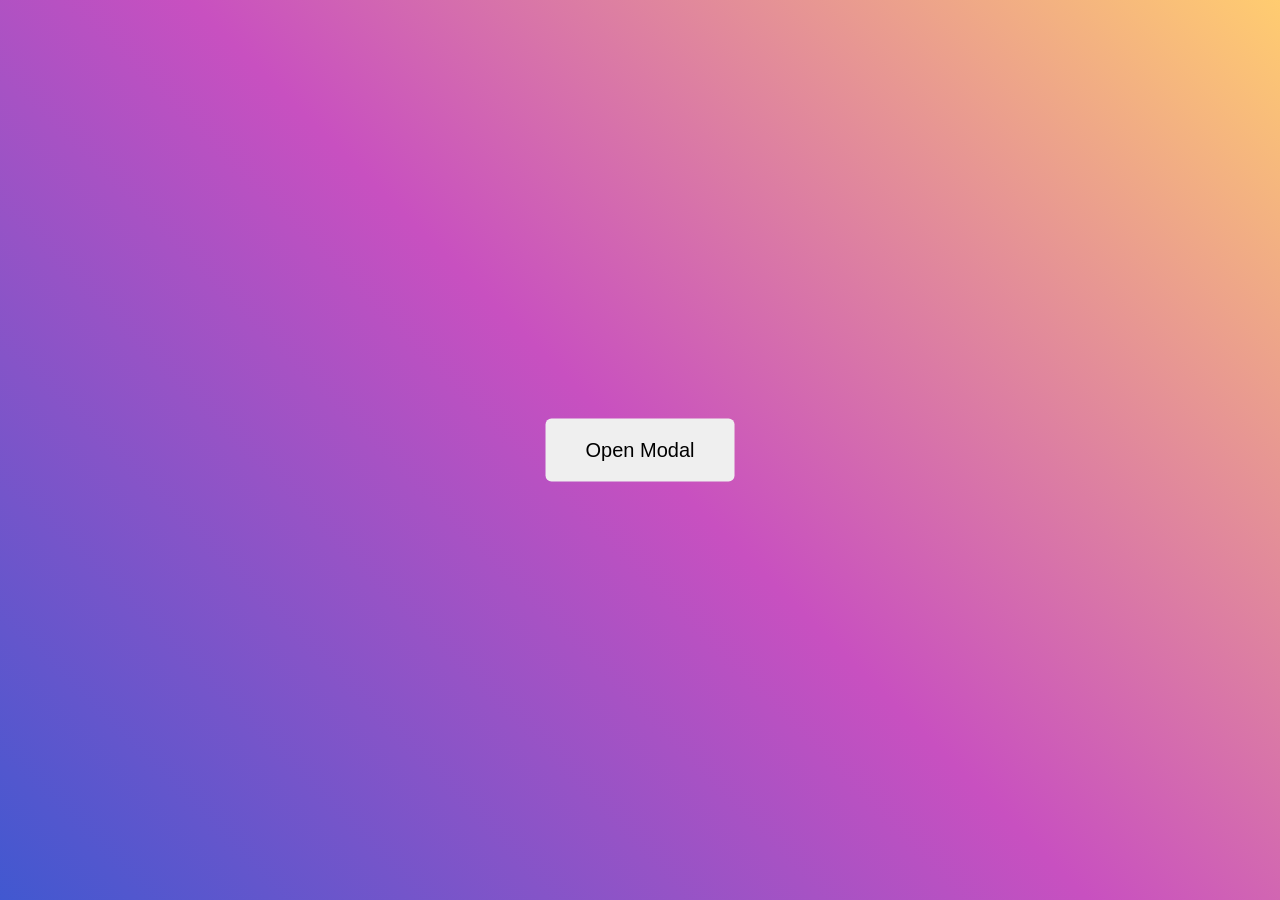
<file: Create Modal/index.html>
<!DOCTYPE html>
<html lang="en">

<head>
  <meta charset="UTF-8">
  <meta name="viewport" content="width=device-width, initial-scale=1.0">
  <link rel="stylesheet" href="style.css">
  <link href="https://unpkg.com/boxicons@2.1.4/css/boxicons.min.css" rel="stylesheet" />
  <title>Document</title>
</head>

<body>
  <main>
    <button class="open-modal-btn">
      Open Modal
    </button>
    <div class="modal hidden">
      <div class="modal__backdrop">
      </div>
      <div class="modal__inner">
        <div class="modal__header">
          <p>
            Welcome to Nodemy
          </p>
          <i class='bx bx-x'></i>
        </div>
        <div class="modal__body">
          <h2>Modal</h2>
          <p>Đây là phân body của Modal</p>
        </div>
        <div class="modal__footer">
          <button class="close-modal-btn">
            Close
          </button>
        </div>
      </div>
    </div>
  </main>
</body>
<script src="main.js"></script>

</html>
</file>
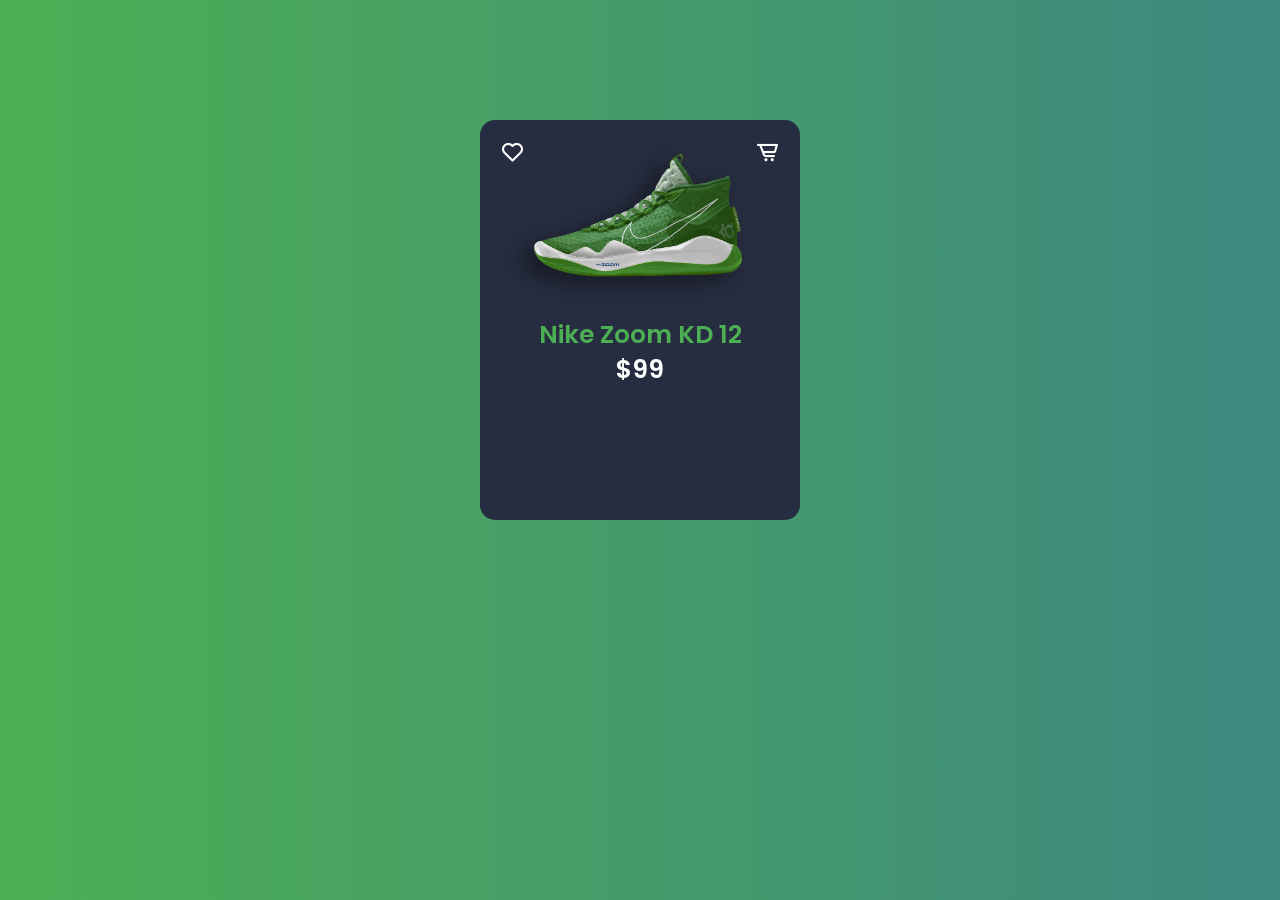
<file: Product Card/index.html>
<!DOCTYPE html>
<html lang="en">
  <head>
    <meta charset="UTF-8" />
    <meta
      name="viewport"
      content="width=device-width, initial-scale=1.0"
    />
    <link rel="stylesheet" href="style.css" />
    <link
      href="https://unpkg.com/boxicons@2.1.4/css/boxicons.min.css"
      rel="stylesheet"
    />
    <title>Product Card</title>
  </head>
  <body>
    <main>
      <div class="card__wrapper">
        <div class="card__container">
          <div class="card__icon --left">
            <i class="bx bx-heart"></i>
          </div>
          <div class="card__icon --right">
            <i class="bx bx-cart-alt"></i>
          </div>
          <div class="card__image">
            <img
              src="./Nike-Zoom-KD-12.png"
              alt="Nike Zoom KD 12"
            />
          </div>
          <div class="card__name">
            <span> Nike Zoom KD 12 </span>
          </div>
          <div class="card__price">
            <span> $99 </span>
          </div>
          <div class="card__footer">
            <div class="card__size">
              <span> Size: </span>
              <ul>
                <li>6</li>
                <li>7</li>
                <li>8</li>
                <li>9</li>
              </ul>
            </div>
            <div class="card__color">
              <span> Color: </span>
              <ul>
                <li class="color__1 --green"></li>
                <li class="color__2 --red"></li>
                <li class="color__3 --black"></li>
              </ul>
            </div>
            <div class="card__action">
              <button>Buy Now</button>
              <button>Add cart</button>
            </div>
          </div>
        </div>
      </div>
    </main>
  </body>
</html>
</file>
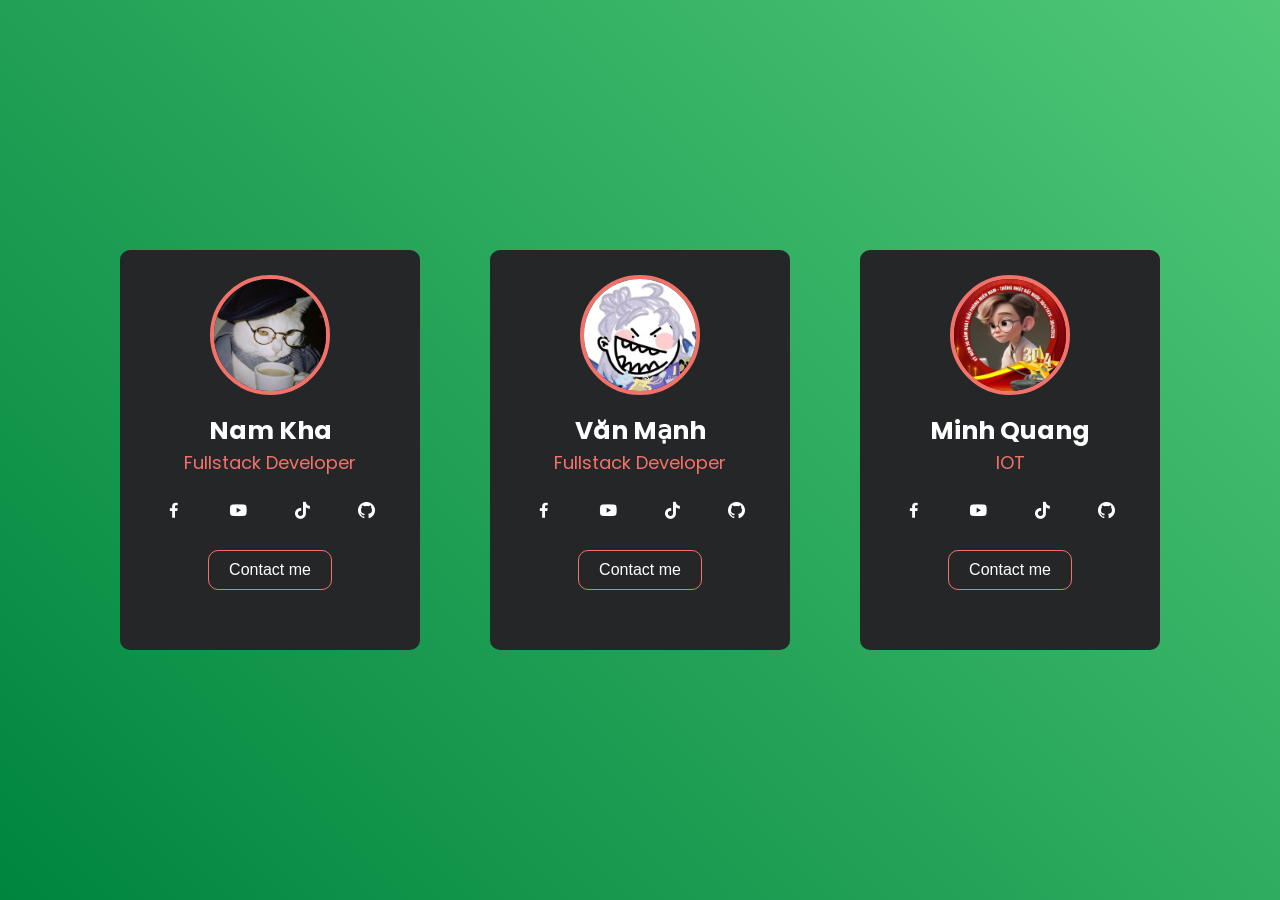
<file: Profile Card/index.html>
<!DOCTYPE html>
<html lang="en">

<head>
  <meta charset="UTF-8" />
  <meta name="viewport" content="width=device-width, initial-scale=1.0" />
  <link rel="stylesheet" href="style.css" />
  <link href="https://unpkg.com/boxicons@2.1.4/css/boxicons.min.css" rel="stylesheet" />
  <title>Profile Card</title>
</head>

<body>
  <main>
    <div class="wrapper">
      <div class="card__container">
        <div class="card__image">
          <img src="./assets/Nam-Kha.jpeg" />
        </div>
        <h2 class="card__name">Nam Kha</h2>
        <p class="card__carrer">Fullstack Developer</p>
        <div class="card__social">
          <a href="">
            <i class="bx bxl-facebook"></i>
          </a>
          <a href="">
            <i class='bx bxl-youtube'></i>
          </a>
          <a href="">
            <i class='bx bxl-tiktok'></i>
          </a>
          <a href="">
            <i class='bx bxl-github'></i>
          </a>
        </div>
        <div class="card__contact">
          <button>
            Contact me
          </button>
        </div>
      </div>
      <div class="card__container">
        <div class="card__image">
          <img src="./assets/Van-Manh.jpeg" />
        </div>
        <h2 class="card__name">Văn Mạnh</h2>
        <p class="card__carrer">Fullstack Developer</p>
        <div class="card__social">
          <a href="">
            <i class="bx bxl-facebook"></i>
          </a>
          <a href="">
            <i class='bx bxl-youtube'></i>
          </a>
          <a href="">
            <i class='bx bxl-tiktok'></i>
          </a>
          <a href="">
            <i class='bx bxl-github'></i>
          </a>
        </div>
        <div class="card__contact">
          <button>
            Contact me
          </button>
        </div>
      </div>
      <div class="card__container">
        <div class="card__image">
          <img src="./assets/Minh-Quang.jpeg" />
        </div>
        <h2 class="card__name">Minh Quang</h2>
        <p class="card__carrer">IOT</p>
        <div class="card__social">
          <a href="">
            <i class="bx bxl-facebook"></i>
          </a>
          <a href="">
            <i class='bx bxl-youtube'></i>
          </a>
          <a href="">
            <i class='bx bxl-tiktok'></i>
          </a>
          <a href="">
            <i class='bx bxl-github'></i>
          </a>
        </div>
        <div class="card__contact">
          <button>
            Contact me
          </button>
        </div>
      </div>
    </div>
  </main>
</body>

</html>
</file>
<file: Create Modal/style.css>
@import url("https://fonts.googleapis.com/css2?family=Poppins:ital,wght@0,100;0,200;0,300;0,400;0,500;0,600;0,700;0,800;0,900;1,100;1,200;1,300;1,400;1,500;1,600;1,700;1,800;1,900&family=Roboto:ital,wght@0,100..900;1,100..900&display=swap");

:root {
  --primary-color: #e26e70;
}

* {
  margin: 0;
  padding: 0;
  box-sizing: border-box;
  transition: all 0.5s;
}
html,
body {
  height: 100%;
  font-size: 14px;
  line-height: 1.6rem;
  font-family: "Poppins";
  background: linear-gradient(
    45deg,
    rgb(65, 88, 208) 0%,
    rgb(200, 80, 192) 50%,
    rgb(255, 204, 112) 100%
  );
}

main {
  height: 100%;
  width: 100%;
}

.wrapper {
  height: 100%;
}

.open-modal-btn {
  padding: 20px 40px;
  border-radius: 6px;
  font-size: 20px;
  border: none;
  outline: none;
  position: relative;
  top: 50%;
  left: 50%;
  transform: translate(-50%, -50%);
  cursor: pointer;
}

.open-modal-btn:hover {
  opacity: 70%;
}

.modal__backdrop {
  position: fixed;
  top: 0;
  left: 0;
  right: 0;
  bottom: 0;
  background-color: rgba(0, 0, 0, 0.6);
  z-index: 999;
}

.modal__inner {
  width: 400px;
  background-color: white;
  position: absolute;
  top: 30%;
  left: 50%;
  transform: translate(-50%, -50%);
  margin: auto;
  border-radius: 5px;
  overflow: hidden;
  animation: modal-show 0.2s linear;
  z-index: 1000;
}

.modal__header {
  display: flex;
  justify-content: space-between;
  align-items: center;
  padding: 15px;
  background-color: var(--primary-color);
  color: white;
  font-size: 16px;
}

.modal__header > i {
  font-size: 25px;
  cursor: pointer;
}

.modal__header > i:hover {
  opacity: 70%;
}

.modal__body {
  padding: 15px;
}
.modal__body > h2 {
  color: var(--primary-color);
}

.modal__body > p {
  padding: 5px 0px;
}

.modal__footer {
  text-align: end;
  padding: 15px;
}

.modal__footer > button {
  padding: 8px 15px;
  border-radius: 5px;
  border: none;
  outline: none;
  background-color: var(--primary-color);
  color: white;
  cursor: pointer;
}

.modal__footer > button:hover {
  opacity: 70%;
}

.hidden {
  display: none;
}

@keyframes modal-show {
  from {
    top: 0;
    opacity: 0;
  }
  to {
    top: 30%;
    opacity: 1;
  }
}
</file>
<file: Product Card/style.css>
@import url("https://fonts.googleapis.com/css2?family=Poppins:ital,wght@0,100;0,200;0,300;0,400;0,500;0,600;0,700;0,800;0,900;1,100;1,200;1,300;1,400;1,500;1,600;1,700;1,800;1,900&family=Roboto:ital,wght@0,100..900;1,100..900&display=swap");

:root {
  --primary-color: #4daf54;
}

* {
  margin: 0;
  padding: 0;
  box-sizing: border-box;
  transition: 0.5s;
}

html,
body {
  height: 100%;
  font-size: 14px;
  line-height: 1.6rem;
  font-family: "Poppins";
  background: linear-gradient(
    to right,
    var(--primary-color),
    #3d8880
  );
}

main {
  height: 100%;
  display: flex;
  justify-content: center;
}

.card__wrapper {
  margin-top: 120px;
  width: 320px;
  height: 400px;
  background-color: #272d40;
  padding: 20px;
  border-radius: 15px;
}

.card__container {
  width: 100%;
  height: 100%;
  position: relative;
  color: white;
}

.card__icon {
  font-size: 25px;
  position: absolute;
  z-index: 9999;
  cursor: pointer;
}
.--left {
  left: 0;
  top: 0;
}

.--left:hover {
  color: red;
}

.--right {
  right: 0;
  top: 0;
}

.--right:hover {
  color: var(--primary-color);
}

.card__image {
  width: 90%;
}

.card__image > img {
  width: 100%;
  height: 100%;
  object-fit: cover;
}

.card__name > span,
.card__price > span {
  font-size: 25px;
  font-weight: 600;
}

.card__name,
.card__price {
  margin-top: 10px;
  text-align: center;
}

.card__name > span {
  color: var(--primary-color);
}

.card__size > ul,
.card__color > ul {
  list-style: none;
  display: flex;
  justify-content: center;
  align-items: center;
  gap: 10px;
}

.card__size,
.card__color {
  display: flex;
  align-items: center;
  gap: 20px;
}

.card__size > span,
.card__color > span {
  font-size: 20px;
  font-weight: 500;
}

.card__size > ul > li {
  font-size: 16px;
  padding: 6px 12px;
  background-color: #dadada;
  color: #000;
  border-radius: 5px;
  cursor: pointer;
}

.card__size > ul > li:hover,
.card__color > ul > li:hover {
  opacity: 70%;
}

.card__color > ul > li {
  width: 20px;
  height: 20px;
  border-radius: 100%;
  cursor: pointer;
}

.--green {
  background-color: green;
}

.--red {
  background-color: red;
}

.--black {
  background-color: black;
}

.card__action {
  display: flex;
  gap: 10px;
}

.card__action > button {
  color: white;
  background-color: var(--primary-color);
  padding: 10px 20px;
  border: none;
  outline: none;
  border-radius: 5px;
  font-weight: bold;
  cursor: pointer;
}

.card__action > button:hover {
  opacity: 70%;
}

.card__container:hover > .card__image {
  transform: translateY(-70px) rotate(-20deg);
}

.card__container:hover > .card__name {
  transform: translate(-40px, -50px);
}

.card__container:hover > .card__price {
  transform: translate(-117px, -50px);
}
.card__container:hover > .card__footer {
  visibility: visible;
  opacity: 100;
  bottom: 0;
}

.card__footer {
  visibility: hidden;
  opacity: 0;
  display: flex;
  flex-direction: column;
  gap: 20px;
  position: absolute;
  bottom: -50%;
}
</file>
<file: Profile Card/style.css>
@import url("https://fonts.googleapis.com/css2?family=Poppins:ital,wght@0,100;0,200;0,300;0,400;0,500;0,600;0,700;0,800;0,900;1,100;1,200;1,300;1,400;1,500;1,600;1,700;1,800;1,900&family=Roboto:ital,wght@0,100..900;1,100..900&display=swap");

:root {
  --primary-color: #f2726a;
}

* {
  margin: 0;
  padding: 0;
  box-sizing: border-box;
  transition: all 0.5s;
}

html,
body {
  height: 100%;
  font-size: 14px;
  line-height: 1.6rem;
  font-family: "Poppins";
  background: linear-gradient(45deg, #00853e, #50c878);
}

main {
  height: 100%;
  display: flex;
  justify-content: center;
  align-items: center;
}

.wrapper {
  display: flex;
  justify-content: space-evenly;
  flex-wrap: wrap;
  gap: 70px;
}

.card__container {
  background-color: #242628;
  width: 300px;
  height: 400px;
  border-radius: 10px;
  color: white;
  overflow: hidden;
}

.card__image {
  width: 120px;
  height: 120px;
  border: 4px solid var(--primary-color);
  border-radius: 100%;
  overflow: hidden;
  margin: 25px auto;
  cursor: pointer;
}

.card__image > img {
  width: 100%;
  height: 100%;
  object-fit: cover;
  object-position: center;
}

.card__name {
  font-size: 25px;
  font-weight: bold;
  text-align: center;
}

.card__carrer {
  font-size: 18px;
  margin: 10px 0px;
  color: var(--primary-color);
  text-align: center;
}

.card__social {
  margin: 25px 0px;
  width: 100%;
  display: flex;
  justify-content: space-evenly;
}

.card__social > a > i {
  font-size: 20px;
  color: white;
}
.card__social > a:hover > i {
  color: var(--primary-color);
}

.card__contact {
  flex-grow: 1;
}

.card__contact {
  text-align: center;
}

.card__contact > button {
  background-color: inherit;
  font-size: 16px;
  color: white;
  padding: 10px 20px;
  border-radius: 10px;
  outline: none;
  border: 1px solid var(--primary-color);
  cursor: pointer;
}

.card__contact > button:hover {
  background-color: var(--primary-color);
}

.card__image:hover {
  width: 100%;
  height: 100%;
  border-radius: unset;
  margin-top: 0;
  border: unset;
}
</file>
